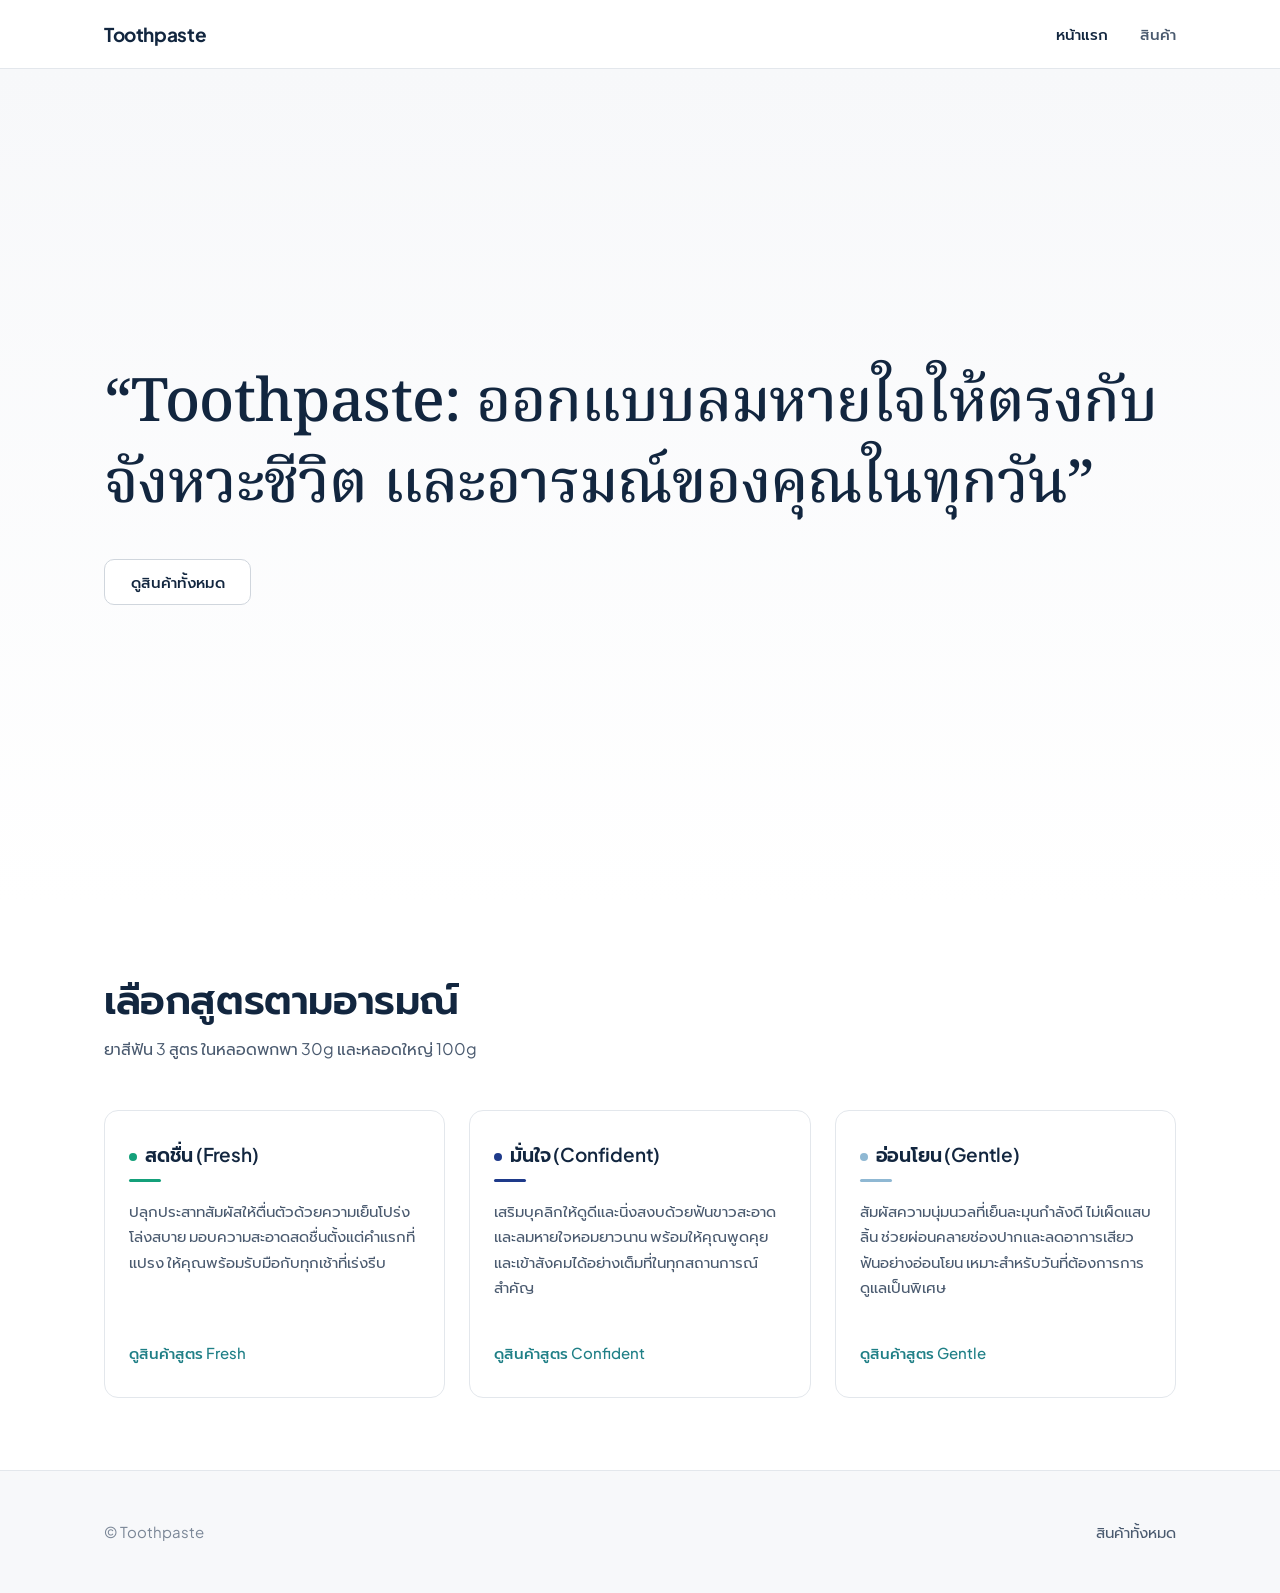
<file: index.html>
<!DOCTYPE html>
<html lang="th">
<head>
  <meta charset="UTF-8">
  <meta name="viewport" content="width=device-width, initial-scale=1">
  <title>Toothpaste — ออกแบบลมหายใจให้ตรงกับจังหวะชีวิต</title>
  <meta name="description" content="Toothpaste ยาสีฟัน 3 สูตรตามอารมณ์ของคุณ: Fresh, Confident และ Gentle">
  <link rel="preconnect" href="https://fonts.googleapis.com">
  <link rel="preconnect" href="https://fonts.gstatic.com" crossorigin>
  <link href="https://fonts.googleapis.com/css2?family=Noto+Serif+Thai:wght@400;500;600&display=swap" rel="stylesheet">
  <link rel="stylesheet" href="style.css">
  <style>
    /* page-specific: serif hero + mood cards */
    .hero--full {
      display: flex;
      align-items: center;
      min-height: calc(100vh - 68px);
      min-height: calc(100svh - 68px);
      padding-block: var(--space-8);
    }
    .hero--full h1 {
      max-width: 20em;
      font-family: "Noto Serif Thai", Georgia, "Times New Roman", serif;
      font-size: clamp(2rem, 1.1rem + 3.4vw, 3.75rem);
      font-weight: 500;
      line-height: 1.35;
      letter-spacing: -0.01em;
      text-wrap: balance;
    }
    .mood-card {
      color: inherit;
      text-decoration: none;
    }
    .mood-card:hover { color: inherit; }
    .mood-card .card__body { padding: var(--space-6) var(--space-5); }
    .mood-card h3 { margin-bottom: 0; }
    .mood-card .card__desc { margin-top: var(--space-4); }
    .mood-card__more {
      margin-top: auto;
      padding-top: var(--space-5);
      font-size: var(--text-sm);
      font-weight: 500;
      color: var(--teal);
    }
    @media (max-width: 640px) {
      .hero--full { min-height: calc(100svh - 60px); }
    }
  </style>
</head>
<body>

  <header class="site-header">
    <div class="container site-header__inner">
      <a class="brand" href="index.html">Toothpaste</a>
      <nav aria-label="เมนูหลัก">
        <ul class="nav">
          <li><a href="index.html" aria-current="page">หน้าแรก</a></li>
          <li><a href="product.html">สินค้า</a></li>
        </ul>
      </nav>
    </div>
  </header>

  <main>
    <section class="hero hero--full">
      <div class="container">
        <h1>“Toothpaste: ออกแบบลมหายใจให้ตรงกับจังหวะชีวิต และอารมณ์ของคุณในทุกวัน”</h1>
        <div class="hero__actions">
          <a class="btn" href="product.html">ดูสินค้าทั้งหมด</a>
        </div>
      </div>
    </section>

    <section class="section" id="moods">
      <div class="container">
        <div class="section__head">
          <h2>เลือกสูตรตามอารมณ์</h2>
          <p>ยาสีฟัน 3 สูตร ในหลอดพกพา 30g และหลอดใหญ่ 100g</p>
        </div>

        <div class="grid grid--3">
          <a class="card mood-card" href="product.html?mood=fresh" data-mood="fresh">
            <div class="card__body">
              <h3><span class="flavor-dot"></span>สดชื่น (Fresh)</h3>
              <span class="flavor-bar"></span>
              <p class="card__desc">ปลุกประสาทสัมผัสให้ตื่นตัวด้วยความเย็นโปร่งโล่งสบาย มอบความสะอาดสดชื่นตั้งแต่คำแรกที่แปรง ให้คุณพร้อมรับมือกับทุกเช้าที่เร่งรีบ</p>
              <span class="mood-card__more">ดูสินค้าสูตร Fresh</span>
            </div>
          </a>

          <a class="card mood-card" href="product.html?mood=confident" data-mood="confident">
            <div class="card__body">
              <h3><span class="flavor-dot"></span>มั่นใจ (Confident)</h3>
              <span class="flavor-bar"></span>
              <p class="card__desc">เสริมบุคลิกให้ดูดีและนิ่งสงบด้วยฟันขาวสะอาดและลมหายใจหอมยาวนาน พร้อมให้คุณพูดคุยและเข้าสังคมได้อย่างเต็มที่ในทุกสถานการณ์สำคัญ</p>
              <span class="mood-card__more">ดูสินค้าสูตร Confident</span>
            </div>
          </a>

          <a class="card mood-card" href="product.html?mood=gentle" data-mood="gentle">
            <div class="card__body">
              <h3><span class="flavor-dot"></span>อ่อนโยน (Gentle)</h3>
              <span class="flavor-bar"></span>
              <p class="card__desc">สัมผัสความนุ่มนวลที่เย็นละมุนกำลังดี ไม่เผ็ดแสบลิ้น ช่วยผ่อนคลายช่องปากและลดอาการเสียวฟันอย่างอ่อนโยน เหมาะสำหรับวันที่ต้องการการดูแลเป็นพิเศษ</p>
              <span class="mood-card__more">ดูสินค้าสูตร Gentle</span>
            </div>
          </a>
        </div>
      </div>
    </section>
  </main>

  <footer class="site-footer">
    <div class="container site-footer__inner">
      <span>© Toothpaste</span>
      <a href="product.html">สินค้าทั้งหมด</a>
    </div>
  </footer>

  <script src="script.js"></script>
</body>
</html>
</file>
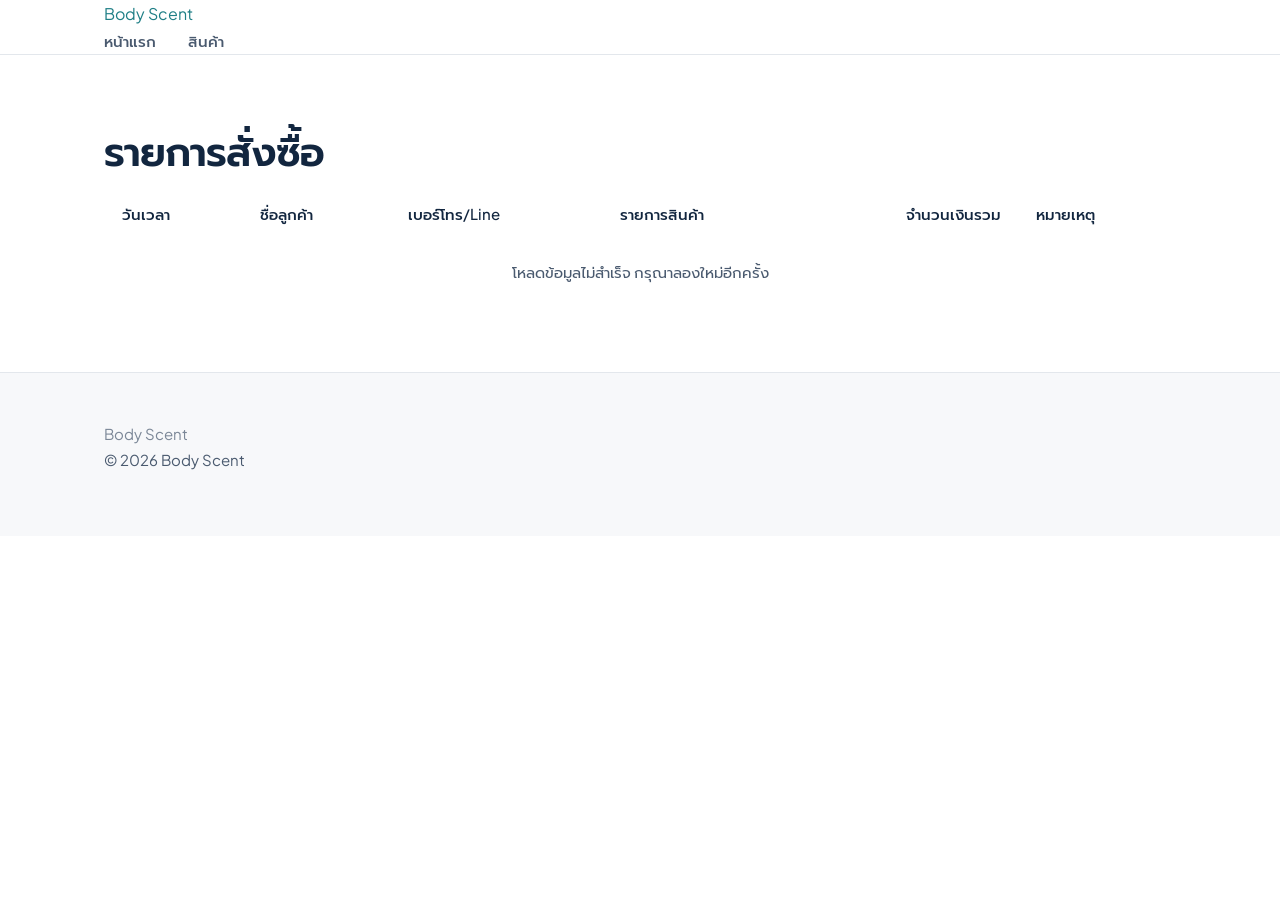
<file: admin.html>
<!DOCTYPE html>
<html lang="th">
<head>
  <meta charset="UTF-8">
  <meta name="viewport" content="width=device-width, initial-scale=1">
  <meta name="robots" content="noindex, nofollow">
  <title>รายการสั่งซื้อ | Body Scent</title>
  <link rel="stylesheet" href="style.css">
  <style>
    .page-title {
      font-size: var(--text-2xl);
    }

    .table-wrap {
      overflow-x: auto;
      border: 1px solid var(--line-soft);
      background: var(--ivory);
    }

    .orders-table {
      width: 100%;
      min-width: 760px;
      border-collapse: collapse;
      font-size: var(--text-sm);
      line-height: 1.7;
    }

    .orders-table th,
    .orders-table td {
      padding: 1rem 1.1rem;
      border-bottom: 1px solid var(--line-soft);
      text-align: left;
      vertical-align: top;
    }

    .orders-table thead th {
      background: var(--cream);
      border-bottom: 1px solid var(--line);
      font-family: var(--font-serif-th);
      font-weight: 500;
      color: var(--ink);
      white-space: nowrap;
    }

    .orders-table tbody td {
      color: var(--ink-soft);
    }

    .orders-table tbody tr:last-child td {
      border-bottom: 0;
    }

    .orders-table td:nth-child(1) {
      white-space: nowrap;
    }

    .orders-table th:nth-child(5),
    .orders-table td:nth-child(5) {
      text-align: right;
      white-space: nowrap;
    }
  </style>
</head>
<body>

  <header class="site-header">
    <div class="container">
      <a class="logo" href="index.html">Body Scent</a>
      <nav aria-label="เมนูหลัก">
        <ul class="nav">
          <li><a href="index.html">หน้าแรก</a></li>
          <li><a href="product.html">สินค้า</a></li>
        </ul>
      </nav>
    </div>
  </header>

  <main>
    <section class="section">
      <div class="container">
        <div class="section-head">
          <h1 class="page-title">รายการสั่งซื้อ</h1>
          <span class="rule" aria-hidden="true"></span>
        </div>

        <div class="table-wrap">
          <table id="ordersTable" class="orders-table">
            <thead>
              <tr>
                <th scope="col">วันเวลา</th>
                <th scope="col">ชื่อลูกค้า</th>
                <th scope="col">เบอร์โทร/Line</th>
                <th scope="col">รายการสินค้า</th>
                <th scope="col">จำนวนเงินรวม</th>
                <th scope="col">หมายเหตุ</th>
              </tr>
            </thead>
            <tbody></tbody>
          </table>
        </div>
      </div>
    </section>
  </main>

  <footer class="site-footer">
    <div class="container">
      <span class="logo">Body Scent</span>
      <p>© 2026 Body Scent</p>
    </div>
  </footer>

  <script src="script.js"></script>
</body>
</html>
</file>
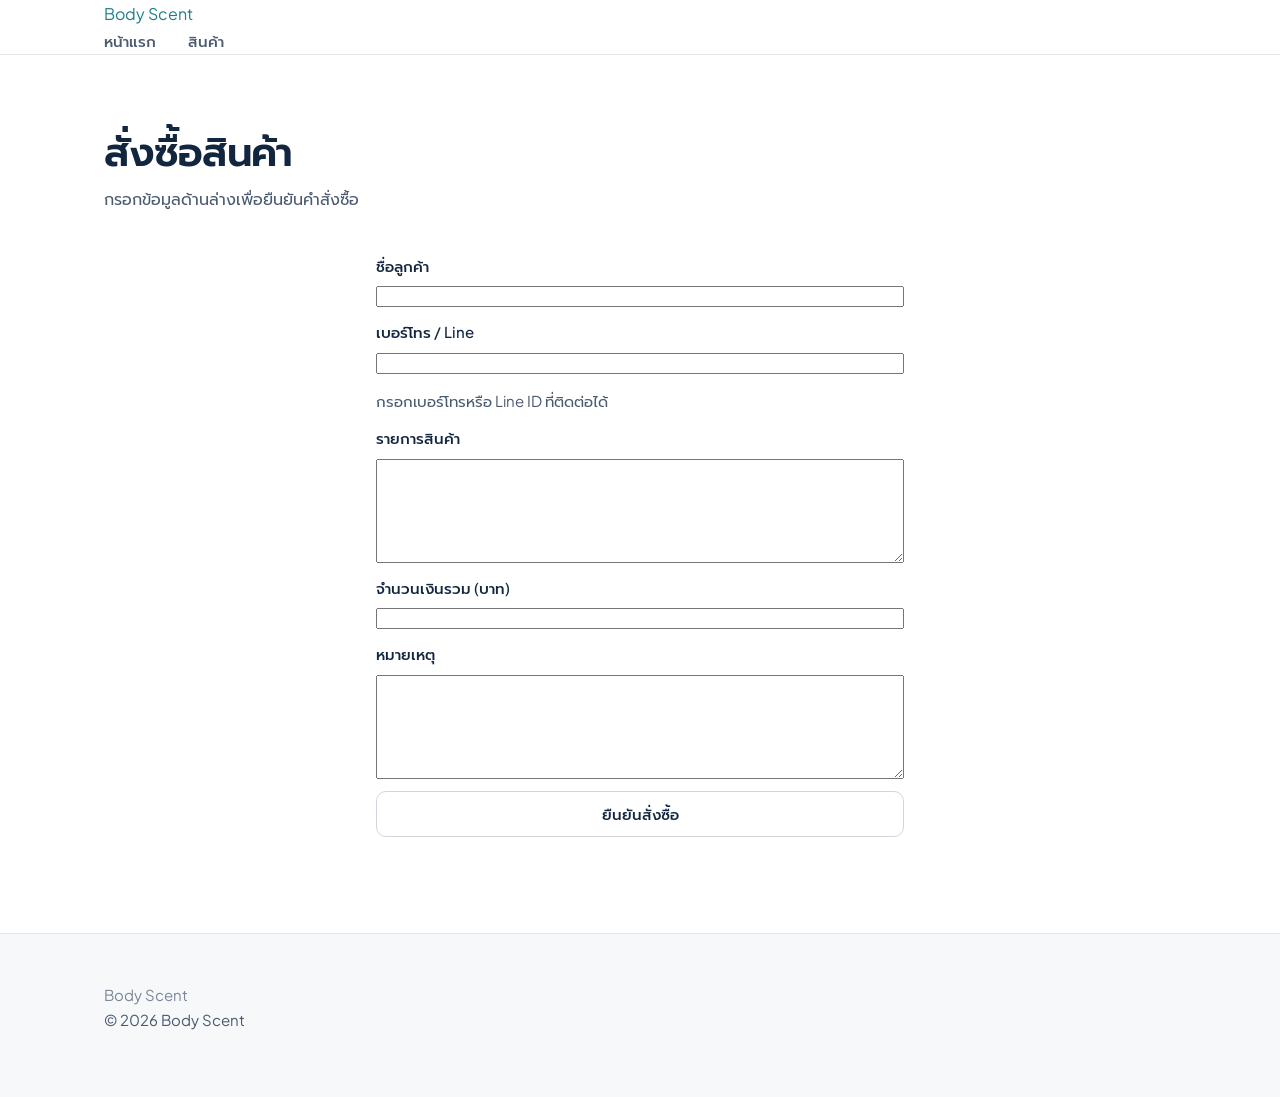
<file: order.html>
<!DOCTYPE html>
<html lang="th">
<head>
  <meta charset="UTF-8">
  <meta name="viewport" content="width=device-width, initial-scale=1">
  <title>สั่งซื้อสินค้า | Body Scent</title>
  <link rel="stylesheet" href="style.css">
  <style>
    .page-title {
      font-size: var(--text-2xl);
    }

    .order-card {
      max-width: 560px;
      margin-inline: auto;
      padding: var(--space-5) var(--space-4);
      background: var(--cream);
      border: 1px solid var(--line-soft);
    }

    .field {
      margin-bottom: var(--space-3);
    }

    .field .hint {
      margin: 0.4rem 0 0;
      font-size: var(--text-sm);
    }

    textarea {
      min-height: 6.5rem;
      resize: vertical;
      line-height: 1.7;
    }

    .order-card .btn {
      margin-top: var(--space-2);
    }

    .btn:disabled {
      opacity: 0.5;
      cursor: not-allowed;
    }

    @media (max-width: 640px) {
      .order-card {
        padding: var(--space-4) var(--space-3);
      }
    }
  </style>
</head>
<body>

  <header class="site-header">
    <div class="container">
      <a class="logo" href="index.html">Body Scent</a>
      <nav aria-label="เมนูหลัก">
        <ul class="nav">
          <li><a href="index.html">หน้าแรก</a></li>
          <li><a href="product.html">สินค้า</a></li>
        </ul>
      </nav>
    </div>
  </header>

  <main>
    <section class="section">
      <div class="container">
        <div class="section-head">
          <h1 class="page-title">สั่งซื้อสินค้า</h1>
          <span class="rule" aria-hidden="true"></span>
          <p>กรอกข้อมูลด้านล่างเพื่อยืนยันคำสั่งซื้อ</p>
        </div>

        <div class="order-card">
          <form id="orderForm">
            <div class="field">
              <label for="customerName">ชื่อลูกค้า</label>
              <input type="text" id="customerName" name="customerName" autocomplete="name" required>
            </div>

            <div class="field">
              <label for="contact">เบอร์โทร / Line</label>
              <input type="text" id="contact" name="contact" autocomplete="tel" required>
              <p class="hint">กรอกเบอร์โทรหรือ Line ID ที่ติดต่อได้</p>
            </div>

            <div class="field">
              <label for="items">รายการสินค้า</label>
              <textarea id="items" name="items" required></textarea>
            </div>

            <div class="field">
              <label for="total">จำนวนเงินรวม (บาท)</label>
              <input type="number" id="total" name="total" min="0" step="1" inputmode="numeric" required>
            </div>

            <div class="field">
              <label for="note">หมายเหตุ</label>
              <textarea id="note" name="note"></textarea>
            </div>

            <button type="submit" class="btn btn--solid btn--block">ยืนยันสั่งซื้อ</button>
          </form>
        </div>
      </div>
    </section>
  </main>

  <footer class="site-footer">
    <div class="container">
      <span class="logo">Body Scent</span>
      <p>© 2026 Body Scent</p>
    </div>
  </footer>

  <script src="script.js"></script>
</body>
</html>
</file>
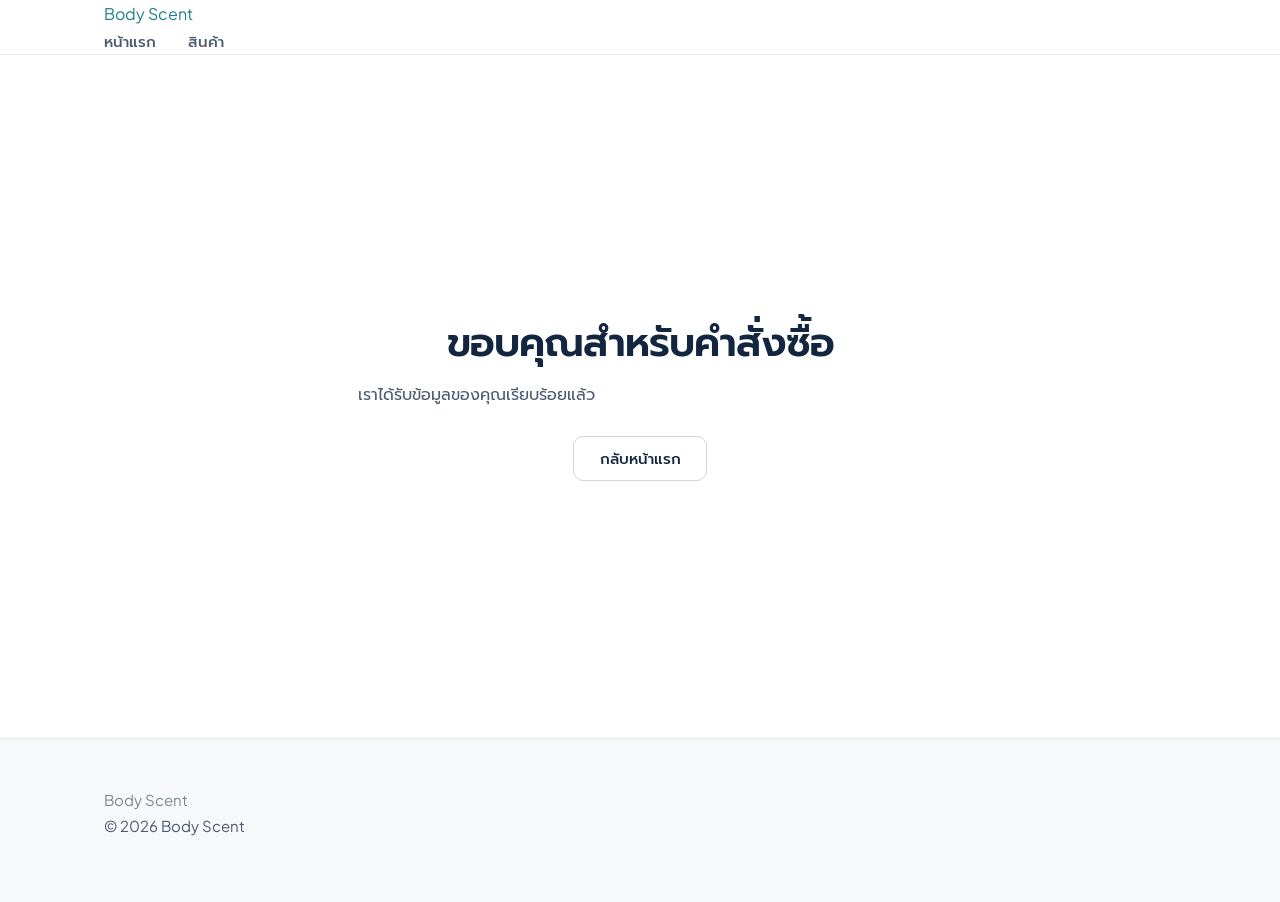
<file: thankyou.html>
<!DOCTYPE html>
<html lang="th">
<head>
  <meta charset="UTF-8">
  <meta name="viewport" content="width=device-width, initial-scale=1">
  <title>ขอบคุณ | Body Scent</title>
  <link rel="stylesheet" href="style.css">
  <style>
    .thanks {
      display: flex;
      align-items: center;
      min-height: calc(100svh - 77px - 140px);
    }

    .thanks h1 {
      font-size: var(--text-2xl);
      line-height: 1.4;
    }

    .thanks .btn {
      margin-top: var(--space-3);
    }
  </style>
</head>
<body>

  <header class="site-header">
    <div class="container">
      <a class="logo" href="index.html">Body Scent</a>
      <nav aria-label="เมนูหลัก">
        <ul class="nav">
          <li><a href="index.html">หน้าแรก</a></li>
          <li><a href="product.html">สินค้า</a></li>
        </ul>
      </nav>
    </div>
  </header>

  <main>
    <section class="section thanks">
      <div class="container text-center">
        <h1>ขอบคุณสำหรับคำสั่งซื้อ</h1>
        <span class="rule" aria-hidden="true"></span>
        <p class="lead">เราได้รับข้อมูลของคุณเรียบร้อยแล้ว</p>
        <a class="btn" href="index.html">กลับหน้าแรก</a>
      </div>
    </section>
  </main>

  <footer class="site-footer">
    <div class="container">
      <span class="logo">Body Scent</span>
      <p>© 2026 Body Scent</p>
    </div>
  </footer>

</body>
</html>
</file>
<file: style.css>
/* ==========================================================
   Toothpaste — shared theme
   Premium, minimal, calm. White / cool gray / muted blue,
   with deep navy and teal as accents.
   ========================================================== */

@import url("https://fonts.googleapis.com/css2?family=Plus+Jakarta+Sans:wght@400;500;600;700&family=Prompt:wght@300;400;500;600&display=swap");

/* ---------- Design tokens ---------- */
:root {
  /* Surfaces */
  --white: #ffffff;
  --gray-50: #f7f8fa;      /* very light cool gray */
  --gray-100: #f0f2f5;
  --mist: #e9eff4;         /* muted pale blue */
  --border: #e3e7ec;       /* thin light-gray line */
  --border-strong: #d0d6dd;

  /* Text */
  --ink: #12263f;          /* deep navy used for text */
  --ink-soft: #4a5a6f;
  --ink-mute: #7b8797;

  /* Accents */
  --navy: #12263f;
  --teal: #1f7f86;
  --teal-dark: #17666c;

  /* Flavor colors (used only as small touches) */
  --flavor-fresh: #14a07a;       /* mint / emerald */
  --flavor-confident: #1e3a8a;   /* deep blue / navy */
  --flavor-gentle: #8fb8d3;      /* soft sky blue */
  --flavor: var(--teal);         /* overridden by data-mood */

  /* Type */
  --font: "Plus Jakarta Sans", "Prompt", system-ui, -apple-system, "Segoe UI", sans-serif;

  --text-xs: 0.8125rem;
  --text-sm: 0.9375rem;
  --text-base: 1rem;
  --text-lg: 1.1875rem;
  --text-xl: 1.5rem;
  --text-2xl: clamp(1.75rem, 1.3rem + 1.6vw, 2.5rem);
  --text-hero: clamp(2.25rem, 1.4rem + 3.6vw, 4rem);

  /* Spacing */
  --space-1: 0.25rem;
  --space-2: 0.5rem;
  --space-3: 0.75rem;
  --space-4: 1rem;
  --space-5: 1.5rem;
  --space-6: 2rem;
  --space-7: 3rem;
  --space-8: 4.5rem;
  --space-9: 7rem;

  /* Shape */
  --radius-sm: 6px;
  --radius: 10px;
  --radius-lg: 14px;

  --container: 1120px;
  --shadow-soft: 0 1px 2px rgba(18, 38, 63, 0.04), 0 8px 24px rgba(18, 38, 63, 0.05);
}

/* ---------- Base ---------- */
*,
*::before,
*::after {
  box-sizing: border-box;
}

html {
  -webkit-text-size-adjust: 100%;
  scroll-behavior: smooth;
}

body {
  margin: 0;
  font-family: var(--font);
  font-size: var(--text-base);
  line-height: 1.7;
  color: var(--ink);
  background: var(--white);
  -webkit-font-smoothing: antialiased;
  text-rendering: optimizeLegibility;
}

img {
  display: block;
  max-width: 100%;
  height: auto;
}

h1, h2, h3, h4 {
  margin: 0 0 var(--space-3);
  font-weight: 600;
  line-height: 1.25;
  letter-spacing: -0.01em;
  color: var(--navy);
}

h1 { font-size: var(--text-hero); letter-spacing: -0.025em; line-height: 1.15; }
h2 { font-size: var(--text-2xl); }
h3 { font-size: var(--text-lg); }

p {
  margin: 0 0 var(--space-4);
  color: var(--ink-soft);
  max-width: 62ch;
}

a {
  color: var(--teal);
  text-decoration: none;
  transition: color 0.2s ease;
}
a:hover { color: var(--teal-dark); }

:focus-visible {
  outline: 2px solid var(--teal);
  outline-offset: 3px;
  border-radius: var(--radius-sm);
}

::selection {
  background: var(--mist);
  color: var(--navy);
}

/* ---------- Layout ---------- */
.container {
  width: 100%;
  max-width: var(--container);
  margin-inline: auto;
  padding-inline: var(--space-5);
}

.section {
  padding-block: var(--space-8);
}

.section--tint { background: var(--gray-50); }
.section--mist { background: var(--mist); }

.section__head {
  margin-bottom: var(--space-7);
}

.section__head--center {
  text-align: center;
}
.section__head--center p {
  margin-inline: auto;
}

.stack > * + * { margin-top: var(--space-4); }

.grid {
  display: grid;
  gap: var(--space-5);
}
.grid--2 { grid-template-columns: repeat(2, minmax(0, 1fr)); }
.grid--3 { grid-template-columns: repeat(3, minmax(0, 1fr)); }

.split {
  display: grid;
  grid-template-columns: 1.05fr 0.95fr;
  gap: var(--space-8);
  align-items: center;
}

/* ---------- Header / nav ---------- */
.site-header {
  position: sticky;
  top: 0;
  z-index: 50;
  background: rgba(255, 255, 255, 0.9);
  backdrop-filter: saturate(160%) blur(10px);
  -webkit-backdrop-filter: saturate(160%) blur(10px);
  border-bottom: 1px solid var(--border);
}

.site-header__inner {
  display: flex;
  align-items: center;
  justify-content: space-between;
  gap: var(--space-5);
  min-height: 68px;
}

.brand {
  font-weight: 700;
  font-size: var(--text-lg);
  letter-spacing: -0.02em;
  color: var(--navy);
}
.brand:hover { color: var(--navy); }

.nav {
  display: flex;
  align-items: center;
  gap: var(--space-6);
  list-style: none;
  margin: 0;
  padding: 0;
}
.nav a {
  font-size: var(--text-sm);
  font-weight: 500;
  color: var(--ink-soft);
}
.nav a:hover,
.nav a[aria-current="page"] { color: var(--navy); }

/* ---------- Buttons ---------- */
.btn {
  display: inline-flex;
  align-items: center;
  justify-content: center;
  gap: var(--space-2);
  padding: 0.8rem 1.6rem;
  font-family: inherit;
  font-size: var(--text-sm);
  font-weight: 500;
  line-height: 1.2;
  color: var(--navy);
  background: var(--white);
  border: 1px solid var(--border-strong);
  border-radius: var(--radius);
  cursor: pointer;
  transition: background-color 0.2s ease, border-color 0.2s ease, color 0.2s ease;
}
.btn:hover {
  background: var(--gray-50);
  border-color: var(--navy);
  color: var(--navy);
}

.btn--primary {
  color: var(--white);
  background: var(--navy);
  border-color: var(--navy);
}
.btn--primary:hover {
  color: var(--white);
  background: #1b3a5e;
  border-color: #1b3a5e;
}

.btn--teal {
  color: var(--white);
  background: var(--teal);
  border-color: var(--teal);
}
.btn--teal:hover {
  color: var(--white);
  background: var(--teal-dark);
  border-color: var(--teal-dark);
}

.btn--block { display: flex; width: 100%; }
.btn--sm { padding: 0.55rem 1.1rem; font-size: var(--text-xs); }

/* ---------- Hero ---------- */
.hero {
  padding-block: var(--space-9) var(--space-8);
  background: linear-gradient(180deg, var(--gray-50) 0%, var(--white) 100%);
}
.hero p {
  font-size: var(--text-lg);
  color: var(--ink-soft);
}
.hero__actions {
  display: flex;
  flex-wrap: wrap;
  gap: var(--space-3);
  margin-top: var(--space-6);
}
.hero__media {
  background: var(--mist);
  border-radius: var(--radius-lg);
  aspect-ratio: 4 / 5;
  overflow: hidden;
}
.hero__media img {
  width: 100%;
  height: 100%;
  object-fit: cover;
}

/* ---------- Flavor accents ----------
   Set data-mood="fresh|confident|gentle" on any element.
   The color only appears as a small touch. */
[data-mood="fresh"]     { --flavor: var(--flavor-fresh); }
[data-mood="confident"] { --flavor: var(--flavor-confident); }
[data-mood="gentle"]    { --flavor: var(--flavor-gentle); }

/* small bar under a heading */
.flavor-bar {
  display: block;
  width: 32px;
  height: 3px;
  margin-top: var(--space-3);
  background: var(--flavor);
  border-radius: 2px;
}

/* small dot indicator */
.flavor-dot {
  display: inline-block;
  width: 8px;
  height: 8px;
  margin-right: var(--space-2);
  background: var(--flavor);
  border-radius: 50%;
  vertical-align: middle;
}

/* thin colored top edge */
.flavor-edge { border-top: 2px solid var(--flavor); }

/* ---------- Product card ---------- */
.card {
  display: flex;
  flex-direction: column;
  background: var(--white);
  border: 1px solid var(--border);
  border-radius: var(--radius-lg);
  overflow: hidden;
  transition: border-color 0.2s ease, box-shadow 0.2s ease;
}
.card:hover {
  border-color: var(--border-strong);
  box-shadow: var(--shadow-soft);
}

.card__media {
  background: var(--gray-50);
  aspect-ratio: 1 / 1;
  overflow: hidden;
}
.card__media img {
  width: 100%;
  height: 100%;
  object-fit: cover;
}

.card__body {
  display: flex;
  flex-direction: column;
  flex: 1;
  padding: var(--space-5);
}
.card__title {
  font-size: var(--text-base);
  font-weight: 600;
  margin-bottom: 0;
}
.card__desc {
  margin-top: var(--space-4);
  font-size: var(--text-sm);
  color: var(--ink-soft);
}
.card__meta {
  display: flex;
  align-items: center;
  gap: var(--space-2);
  margin-top: var(--space-3);
  font-size: var(--text-xs);
  color: var(--ink-mute);
}
.card__footer {
  display: flex;
  align-items: center;
  justify-content: space-between;
  gap: var(--space-3);
  margin-top: auto;
  padding-top: var(--space-5);
}
.price {
  font-size: var(--text-lg);
  font-weight: 600;
  color: var(--navy);
}
.price small {
  margin-left: 2px;
  font-size: var(--text-xs);
  font-weight: 400;
  color: var(--ink-mute);
}

/* ---------- Tags / filter chips ---------- */
.tag {
  display: inline-flex;
  align-items: center;
  padding: 0.2rem 0.65rem;
  font-size: var(--text-xs);
  color: var(--ink-soft);
  background: var(--gray-50);
  border: 1px solid var(--border);
  border-radius: 999px;
}

.filters {
  display: flex;
  flex-wrap: wrap;
  gap: var(--space-2);
  margin-bottom: var(--space-6);
}
.chip {
  padding: 0.5rem 1.1rem;
  font-family: inherit;
  font-size: var(--text-sm);
  color: var(--ink-soft);
  background: var(--white);
  border: 1px solid var(--border);
  border-radius: 999px;
  cursor: pointer;
  transition: background-color 0.2s ease, color 0.2s ease, border-color 0.2s ease;
}
.chip:hover { border-color: var(--border-strong); color: var(--navy); }
.chip[aria-pressed="true"],
.chip.is-active {
  color: var(--white);
  background: var(--navy);
  border-color: var(--navy);
}

/* ---------- Feature / info block ---------- */
.feature {
  padding: var(--space-5);
  background: var(--white);
  border: 1px solid var(--border);
  border-radius: var(--radius-lg);
}
.feature p:last-child { margin-bottom: 0; }

/* ---------- Forms ---------- */
.field { display: flex; flex-direction: column; gap: var(--space-2); }
.field label { font-size: var(--text-sm); font-weight: 500; color: var(--navy); }
.input,
.select,
.textarea {
  width: 100%;
  padding: 0.75rem 1rem;
  font-family: inherit;
  font-size: var(--text-base);
  color: var(--ink);
  background: var(--white);
  border: 1px solid var(--border-strong);
  border-radius: var(--radius);
  transition: border-color 0.2s ease, box-shadow 0.2s ease;
}
.input:focus,
.select:focus,
.textarea:focus {
  outline: none;
  border-color: var(--teal);
  box-shadow: 0 0 0 3px rgba(31, 127, 134, 0.15);
}

/* ---------- Footer ---------- */
.site-footer {
  padding-block: var(--space-7);
  font-size: var(--text-sm);
  color: var(--ink-mute);
  background: var(--gray-50);
  border-top: 1px solid var(--border);
}
.site-footer a { color: var(--ink-soft); }
.site-footer a:hover { color: var(--navy); }
.site-footer__inner {
  display: flex;
  flex-wrap: wrap;
  align-items: center;
  justify-content: space-between;
  gap: var(--space-4);
}

/* ---------- Utilities ---------- */
.text-center { text-align: center; }
.text-mute { color: var(--ink-mute); }
.mt-0 { margin-top: 0; }
.mt-5 { margin-top: var(--space-5); }
.mt-7 { margin-top: var(--space-7); }
.divider { height: 1px; background: var(--border); border: 0; margin-block: var(--space-6); }

.visually-hidden {
  position: absolute !important;
  width: 1px;
  height: 1px;
  margin: -1px;
  padding: 0;
  overflow: hidden;
  clip: rect(0, 0, 0, 0);
  white-space: nowrap;
  border: 0;
}

/* ---------- Responsive ---------- */
@media (max-width: 960px) {
  .grid--3 { grid-template-columns: repeat(2, minmax(0, 1fr)); }
  .split {
    grid-template-columns: 1fr;
    gap: var(--space-7);
  }
}

@media (max-width: 640px) {
  :root {
    --space-8: 3.25rem;
    --space-9: 4.5rem;
  }
  .container { padding-inline: var(--space-4); }
  .grid--2,
  .grid--3 { grid-template-columns: 1fr; }
  .site-header__inner { min-height: 60px; }
  .nav { gap: var(--space-4); }
  .hero { padding-block: var(--space-8) var(--space-7); }
  .hero__actions .btn { flex: 1 1 100%; }
  .site-footer__inner { flex-direction: column; align-items: flex-start; }
}

@media (prefers-reduced-motion: reduce) {
  html { scroll-behavior: auto; }
  *, *::before, *::after {
    transition-duration: 0.01ms !important;
    animation-duration: 0.01ms !important;
  }
}
</file>
